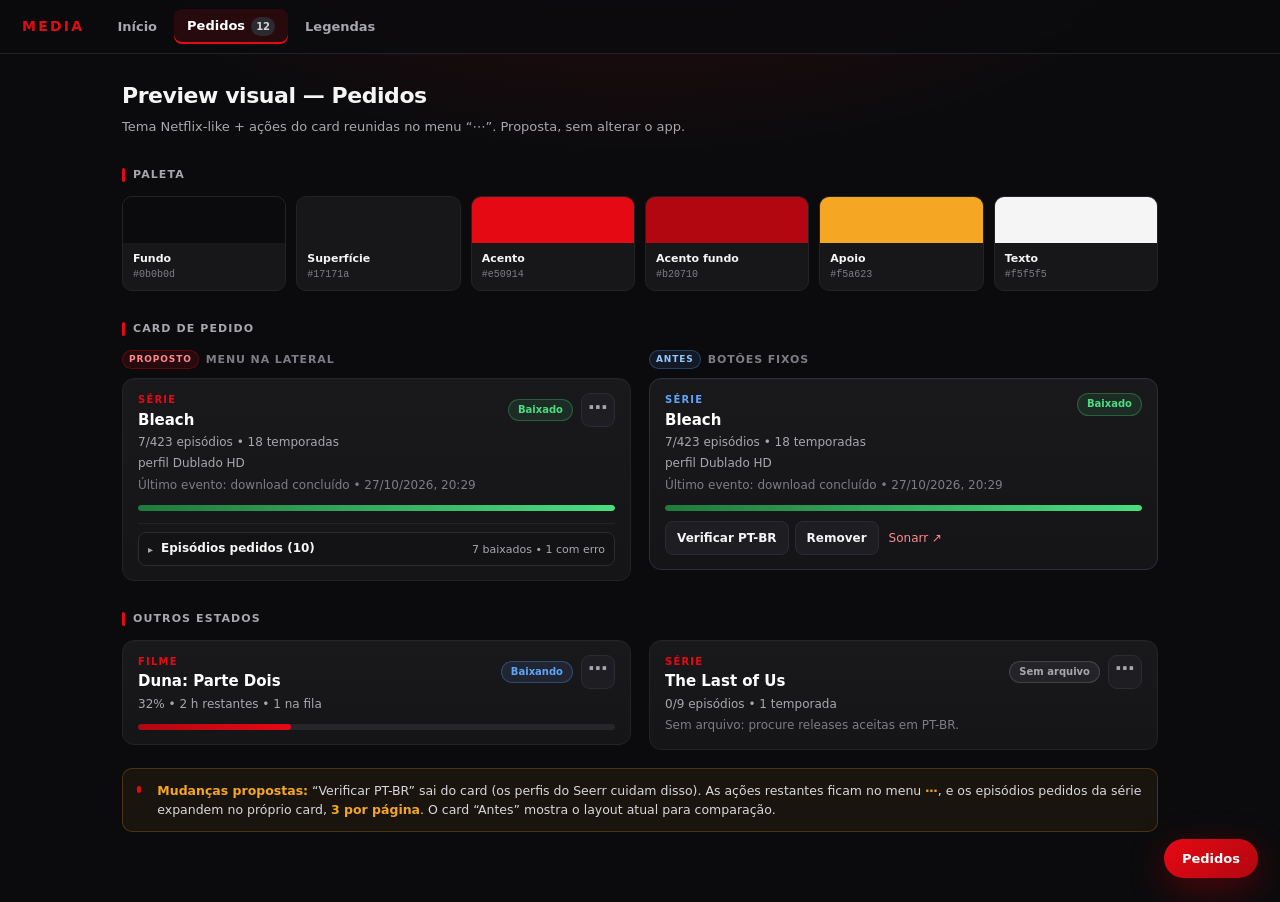
<file: integrations/homepage/preview.html>
<!doctype html>
<html lang="pt-BR">
<head>
<meta charset="utf-8">
<meta name="viewport" content="width=device-width, initial-scale=1">
<title>Preview — Pedidos (Netflix-like)</title>
<style>
  :root{
    --bg:#0b0b0d;
    --bg-soft:#111113;
    --surface:#17171a;
    --surface-2:#1e1e22;
    --border:#2b2b31;
    --border-soft:#232327;
    --text:#f5f5f5;
    --text-dim:#a7a7ae;
    --text-mute:#7d7d85;
    --accent:#e50914;
    --accent-hover:#f6121d;
    --accent-deep:#b20710;
    --accent-soft:rgba(229,9,20,.13);
    --amber:#f5a623;
    --green:#4ade80;
    --blue:#60a5fa;
    --purple:#c084fc;
    --red:#f87171;
    --yellow:#fbbf24;
    --radius:12px;
    --font:system-ui,-apple-system,BlinkMacSystemFont,"Segoe UI",Roboto,sans-serif;
  }
  *{box-sizing:border-box}
  html,body{margin:0}
  body{
    min-height:100vh;
    color:var(--text);
    font:13px/1.45 var(--font);
    background:
      radial-gradient(900px 420px at 50% -12%,rgba(229,9,20,.16),transparent 62%),
      var(--bg);
  }
  .topnav{
    position:sticky;top:0;z-index:10;display:flex;align-items:center;gap:4px;
    height:54px;padding:0 22px;border-bottom:1px solid var(--border-soft);
    background:rgba(11,11,13,.86);backdrop-filter:blur(10px);
  }
  .logo{font-size:14px;font-weight:800;letter-spacing:.16em;color:var(--accent);margin-right:16px}
  .nav-tab{
    padding:8px 13px;border:0;border-radius:8px;background:transparent;color:var(--text-dim);
    font:600 13px var(--font);cursor:pointer;text-decoration:none;white-space:nowrap;
  }
  .nav-tab:hover{color:#fff;background:#1b1b1f}
  .nav-tab.active{color:#fff;background:var(--accent-soft);box-shadow:inset 0 -2px 0 var(--accent)}
  .nav-count{
    display:inline-flex;align-items:center;justify-content:center;min-width:19px;height:19px;
    margin-left:6px;padding:0 5px;border-radius:999px;background:#2a2a30;color:#d4d4d8;font-size:10px;
  }
  .page{max-width:1080px;margin:0 auto;padding:26px 22px 70px}
  .page-head h1{margin:0;font-size:22px;letter-spacing:-.02em}
  .page-head p{margin:6px 0 0;color:var(--text-dim);font-size:13px}
  .section-title{
    display:flex;align-items:center;gap:8px;margin:30px 0 13px;
    color:var(--text-dim);font-size:11px;font-weight:700;letter-spacing:.1em;text-transform:uppercase;
  }
  .section-title::before{content:'';width:3px;height:14px;border-radius:2px;background:var(--accent)}
  .swatches{display:grid;grid-template-columns:repeat(auto-fit,minmax(128px,1fr));gap:10px}
  .swatch{border:1px solid var(--border-soft);border-radius:10px;background:var(--surface);overflow:hidden}
  .swatch-color{height:46px}
  .swatch-body{padding:8px 10px}
  .swatch-name{font-size:11px;font-weight:600;color:var(--text)}
  .swatch-hex{font-size:10px;color:var(--text-mute);font-family:ui-monospace,Consolas,monospace;margin-top:1px}
  .grid{display:grid;grid-template-columns:minmax(0,1fr) minmax(0,1fr);gap:18px;align-items:start}
  .col-label{display:flex;align-items:center;gap:7px;margin-bottom:9px;font-size:11px;font-weight:700;letter-spacing:.08em;text-transform:uppercase;color:var(--text-mute)}
  .tag-new{font-size:9px;padding:2px 6px;border-radius:999px;background:var(--accent-soft);color:#ff8a90;border:1px solid rgba(229,9,20,.3)}
  .tag-old{font-size:9px;padding:2px 6px;border-radius:999px;background:rgba(96,165,250,.1);color:#93c5fd;border:1px solid rgba(96,165,250,.28)}

  .card{
    position:relative;border:1px solid var(--border-soft);border-radius:var(--radius);
    background:linear-gradient(180deg,#19191c,#151517);padding:14px 15px;
    box-shadow:inset 0 1px 0 rgba(255,255,255,.025);
    transition:border-color .15s,transform .15s;
  }
  .card:hover{border-color:#3a3a40}
  .card-head{display:flex;align-items:flex-start;justify-content:space-between;gap:12px}
  .card-title-wrap{min-width:0}
  .kind{display:block;margin-bottom:3px;color:var(--accent);font-size:10px;font-weight:700;letter-spacing:.12em;text-transform:uppercase}
  .card-title{margin:0;color:#fff;font-size:15px;font-weight:650;line-height:1.3;overflow-wrap:anywhere}
  .head-right{position:relative;display:flex;align-items:center;gap:8px;flex:0 0 auto}
  .status{border-radius:999px;padding:3px 9px;border:1px solid transparent;white-space:nowrap;font-size:10px;font-weight:700}
  .status--downloaded{color:var(--green);background:rgba(74,222,128,.1);border-color:rgba(74,222,128,.28)}
  .status--downloading{color:var(--blue);background:rgba(96,165,250,.1);border-color:rgba(96,165,250,.28)}
  .status--missing{color:var(--text-dim);background:rgba(167,167,174,.09);border-color:rgba(167,167,174,.24)}
  .status--error{color:var(--red);background:rgba(248,113,113,.1);border-color:rgba(248,113,113,.28)}
  .kebab{
    width:34px;height:34px;padding:0 0 7px;display:grid;place-items:center;cursor:pointer;
    border:1px solid var(--border);border-radius:9px;background:var(--surface-2);
    color:var(--text-dim);font:700 20px/1 var(--font);
  }
  .kebab:hover,.kebab[aria-expanded="true"]{background:#2a2a31;color:#fff;border-color:#3d3d45}
  .kebab:focus-visible{outline:2px solid var(--accent);outline-offset:2px}
  .meta{margin-top:4px;color:var(--text-dim);font-size:12px;overflow-wrap:anywhere}
  .meta--event{color:var(--text-mute)}
  .bar{height:6px;margin-top:11px;border-radius:999px;background:#26262b;overflow:hidden}
  .bar>span{display:block;height:100%;width:0;border-radius:inherit;background:linear-gradient(90deg,var(--accent-deep),var(--accent));transition:width .45s ease}
  .bar.is-done>span{background:linear-gradient(90deg,#1f7a3d,var(--green))}

  .menu{
    position:absolute;top:calc(100% + 8px);right:0;z-index:30;width:274px;padding:6px;
    border:1px solid #35353c;border-radius:11px;background:#1c1c21;
    box-shadow:0 20px 55px rgba(0,0,0,.7);
  }
  .menu[hidden]{display:none!important}
  .menu-item{
    display:flex;align-items:flex-start;gap:10px;width:100%;padding:10px;border:0;border-radius:8px;
    background:transparent;color:var(--text);font:inherit;text-align:left;cursor:pointer;
    text-decoration:none;
  }
  .menu-item+.menu-item{margin-top:1px}
  .menu-item:hover,.menu-item:focus-visible{background:#27272e;outline:none;text-decoration:none}
  .menu-item svg{flex:0 0 auto;width:16px;height:16px;margin-top:1px;color:var(--text-dim)}
  .menu-item .label{display:block;font-size:13px;font-weight:600;line-height:1.3}
  .menu-item .hint{display:block;margin-top:1px;color:var(--text-mute);font-size:11px;font-weight:400;line-height:1.35}
  .menu-item--danger .label{color:#f7a6a6}
  .menu-item--danger svg{color:var(--red)}
  .menu-sep{height:1px;margin:5px 4px;background:var(--border-soft)}

  .result{
    display:flex;align-items:center;justify-content:space-between;gap:10px;flex-wrap:wrap;
    margin-top:11px;padding:10px 12px;border:1px solid var(--border-soft);border-radius:9px;
    background:var(--bg-soft);color:var(--text-dim);font-size:12px;
  }
  .result[hidden]{display:none!important}
  .result strong{color:var(--green);font-weight:700}
  .result.is-warn strong{color:var(--amber)}
  .ep-panel{margin-top:12px;padding-top:8px;border-top:1px solid var(--border-soft)}
  .ep-toggle{display:flex;align-items:center;justify-content:space-between;gap:8px;width:100%;padding:8px 9px;border:1px solid var(--border);border-radius:8px;background:#131316;color:var(--text);font:600 12px/1.3 var(--font);text-align:left;cursor:pointer}
  .ep-toggle:hover{background:#18181c}
  .ep-toggle::before{content:'▸';color:var(--text-dim);font-size:10px;flex:0 0 auto}
  .ep-toggle[aria-expanded="true"]::before{content:'▾'}
  .ep-toggle .ep-label{flex:1 1 auto;text-align:left}
  .ep-toggle .ep-meta{flex:0 0 auto;color:var(--text-dim);font:400 11px var(--font)}
  .ep-body{margin-top:6px}
  .ep-body[hidden]{display:none!important}
  .ep-row{display:flex;align-items:flex-start;justify-content:space-between;gap:10px;padding:8px 0;border-top:1px solid #202024}
  .ep-main{min-width:0;flex:1 1 auto}
  .ep-title{color:#e5e7eb;font:600 12px/1.35 var(--font);overflow-wrap:anywhere}
  .ep-sub{color:var(--text-dim);font-size:12px;margin-top:2px;overflow-wrap:anywhere}
  .ep-side{display:flex;align-items:center;gap:6px;flex-wrap:wrap;justify-content:flex-end}
  .ep-pager{display:flex;align-items:center;justify-content:center;gap:4px;margin-top:6px}
  .ep-page{appearance:none;cursor:pointer;border:1px solid var(--border);background:var(--surface);color:var(--text-dim);border-radius:8px;min-width:34px;min-height:34px;padding:6px 10px;font:12px var(--font)}
  .ep-page:hover{background:#202024}
  .ep-page:disabled{opacity:.45;cursor:default}
  .ep-page-info{color:var(--text-dim);font:12px var(--font);margin:0 6px}
  .btn{
    appearance:none;cursor:pointer;border:1px solid var(--border);border-radius:8px;
    background:var(--surface-2);color:var(--text);padding:7px 11px;min-height:34px;
    font:600 12px var(--font);line-height:1.2;
  }
  .btn:hover{background:#2a2a31}
  .btn-primary{background:var(--accent);border-color:var(--accent);color:#fff}
  .btn-primary:hover{background:var(--accent-hover)}
  .btn:focus-visible{outline:2px solid var(--accent);outline-offset:2px}
  .actions{display:flex;flex-wrap:wrap;gap:6px;margin-top:10px}
  .ext-link{
    display:inline-flex;align-items:center;gap:4px;padding:6px 4px;color:#ff8a90;text-decoration:none;
    font-size:12px;border-radius:6px;
  }
  .ext-link:hover{text-decoration:underline;color:#ffb3b8}

  .card--current{border-color:#2a2f3a}
  .card--current .kind{color:var(--blue)}
  .card--current .kebab{display:none}
  .note{
    display:flex;gap:10px;margin-top:18px;padding:12px 14px;border-radius:10px;
    border:1px solid rgba(245,166,35,.22);background:rgba(245,166,35,.06);
    color:#d8d8dc;font-size:12.5px;line-height:1.55;
  }
  .note b{color:var(--amber)}
  .dot{display:inline-block;width:7px;height:7px;border-radius:999px;background:var(--accent);margin-right:6px;vertical-align:1px}
  .fab{
    position:fixed;right:22px;bottom:22px;display:inline-flex;align-items:center;gap:8px;
    padding:12px 18px;border:0;border-radius:999px;cursor:pointer;color:#fff;font:600 13px var(--font);
    background:linear-gradient(135deg,var(--accent),var(--accent-deep));
    box-shadow:0 10px 34px rgba(229,9,20,.34),0 8px 30px rgba(0,0,0,.5);
  }
  .fab:hover{filter:brightness(1.08)}
  .toast{
    position:fixed;left:50%;bottom:24px;transform:translate(-50%,20px);opacity:0;pointer-events:none;
    padding:10px 16px;border-radius:9px;border:1px solid #35353c;background:#1c1c21;
    color:#fff;font-size:12px;box-shadow:0 14px 40px rgba(0,0,0,.6);transition:.22s ease;z-index:50;
  }
  .toast.show{opacity:1;transform:translate(-50%,0)}
  @media(max-width:760px){
    .grid{grid-template-columns:1fr}
    .page{padding:20px 14px 90px}
    .topnav{padding:0 10px}
    .menu{width:min(274px,calc(100vw - 44px))}
    .fab{right:14px;bottom:14px}
  }
</style>
</head>
<body>
  <nav class="topnav" aria-label="Prévia da navegação">
    <span class="logo">MEDIA</span>
    <a class="nav-tab" href="#">Início</a>
    <a class="nav-tab active" href="#" aria-current="page">Pedidos<span class="nav-count">12</span></a>
    <a class="nav-tab" href="#">Legendas</a>
  </nav>

  <main class="page">
    <header class="page-head">
      <h1>Preview visual — Pedidos</h1>
      <p>Tema Netflix-like + ações do card reunidas no menu “⋯”. Proposta, sem alterar o app.</p>
    </header>

    <div class="section-title">Paleta</div>
    <div class="swatches">
      <div class="swatch"><div class="swatch-color" style="background:#0b0b0d"></div><div class="swatch-body"><div class="swatch-name">Fundo</div><div class="swatch-hex">#0b0b0d</div></div></div>
      <div class="swatch"><div class="swatch-color" style="background:#17171a"></div><div class="swatch-body"><div class="swatch-name">Superfície</div><div class="swatch-hex">#17171a</div></div></div>
      <div class="swatch"><div class="swatch-color" style="background:#e50914"></div><div class="swatch-body"><div class="swatch-name">Acento</div><div class="swatch-hex">#e50914</div></div></div>
      <div class="swatch"><div class="swatch-color" style="background:#b20710"></div><div class="swatch-body"><div class="swatch-name">Acento fundo</div><div class="swatch-hex">#b20710</div></div></div>
      <div class="swatch"><div class="swatch-color" style="background:#f5a623"></div><div class="swatch-body"><div class="swatch-name">Apoio</div><div class="swatch-hex">#f5a623</div></div></div>
      <div class="swatch"><div class="swatch-color" style="background:#f5f5f5"></div><div class="swatch-body"><div class="swatch-name">Texto</div><div class="swatch-hex">#f5f5f5</div></div></div>
    </div>

    <div class="section-title">Card de pedido</div>
    <div class="grid">
      <section>
        <div class="col-label"><span class="tag-new">Proposto</span> menu na lateral</div>

        <article class="card" id="card">
          <div class="card-head">
            <div class="card-title-wrap">
              <span class="kind">Série</span>
              <h3 class="card-title">Bleach</h3>
            </div>
            <div class="head-right">
              <span class="status status--downloaded">Baixado</span>
              <button class="kebab" id="kebab" type="button" aria-label="Mais ações" aria-haspopup="menu" aria-expanded="false">⋯</button>
              <div class="menu" id="menu" role="menu" hidden>
                <a class="menu-item" href="#" role="menuitem" onclick="return false;">
                  <svg viewBox="0 0 24 24" fill="none" stroke="currentColor" stroke-width="1.8" stroke-linecap="round" stroke-linejoin="round"><path d="M14 4h6v6"/><path d="M20 4l-9 9"/><path d="M19 14v5a1 1 0 0 1-1 1H5a1 1 0 0 1-1-1V6a1 1 0 0 1 1-1h5"/></svg>
                  <span><span class="label">Abrir no Sonarr</span><span class="hint">Somente em LAN</span></span>
                </a>
                <div class="menu-sep" role="separator"></div>
                <button class="menu-item menu-item--danger" id="archive" type="button" role="menuitem">
                  <svg viewBox="0 0 24 24" fill="none" stroke="currentColor" stroke-width="1.8" stroke-linecap="round" stroke-linejoin="round"><path d="M3 6h18"/><path d="M8 6V4h8v2"/><path d="M6 6l1 15h10l1-15"/><path d="M10 11v6M14 11v6"/></svg>
                  <span><span class="label">Arquivar</span><span class="hint">Remove da lista, mantém no histórico</span></span>
                </button>
              </div>
            </div>
          </div>

          <div class="meta">7/423 episódios • 18 temporadas</div>
          <div class="meta">perfil Dublado HD</div>
          <div class="meta meta--event">Último evento: download concluído • 27/10/2026, 20:29</div>
          <div class="bar is-done" role="progressbar" aria-label="Progresso do download" aria-valuemin="0" aria-valuemax="100" aria-valuenow="100"><span style="width:100%"></span></div>

          <div class="ep-panel">
            <button class="ep-toggle" id="ep-toggle" type="button" aria-expanded="false"><span class="ep-label">Episódios pedidos (10)</span><span class="ep-meta">7 baixados • 1 com erro</span></button>
            <div class="ep-body" id="ep-body" hidden>
              <div class="ep-row">
                <div class="ep-main"><div class="ep-title">S01E01 • #1 • O dia em que me tornei Shinigami</div><div class="ep-sub">pedido em 20/10/2026, 10:00</div></div>
                <div class="ep-side"><span class="status status--downloaded">Baixado</span><button class="btn" type="button">Remover</button></div>
              </div>
              <div class="ep-row">
                <div class="ep-main"><div class="ep-title">S01E02 • #2 • O Shinigami da caverna</div><div class="ep-sub">pedido em 20/10/2026, 10:01</div></div>
                <div class="ep-side"><span class="status status--downloaded">Baixado</span><button class="btn" type="button">Remover</button></div>
              </div>
              <div class="ep-row">
                <div class="ep-main"><div class="ep-title">S01E03 • #3 • Irmão mais velho</div><div class="ep-sub">pedido em 20/10/2026, 10:02</div></div>
                <div class="ep-side"><span class="status status--downloaded">Baixado</span><button class="btn" type="button">Remover</button></div>
              </div>
              <div class="ep-pager">
                <button class="ep-page" type="button" disabled aria-label="Episódios anteriores">‹</button>
                <span class="ep-page-info">1–3 de 10</span>
                <button class="ep-page" type="button" aria-label="Próximos episódios">›</button>
              </div>
            </div>
          </div>
        </article>
      </section>

      <section>
        <div class="col-label"><span class="tag-old">Antes</span> botões fixos</div>
        <article class="card card--current">
          <div class="card-head">
            <div class="card-title-wrap">
              <span class="kind">Série</span>
              <h3 class="card-title">Bleach</h3>
            </div>
            <span class="status status--downloaded">Baixado</span>
          </div>
          <div class="meta">7/423 episódios • 18 temporadas</div>
          <div class="meta">perfil Dublado HD</div>
          <div class="meta meta--event">Último evento: download concluído • 27/10/2026, 20:29</div>
          <div class="bar is-done"><span style="width:100%"></span></div>
          <div class="actions">
            <button class="btn" type="button">Verificar PT-BR</button>
            <button class="btn" type="button">Remover</button>
            <a class="ext-link" href="#" onclick="return false;">Sonarr ↗</a>
          </div>
        </article>
      </section>
    </div>

    <div class="section-title">Outros estados</div>
    <div class="grid">
      <article class="card">
        <div class="card-head">
          <div class="card-title-wrap"><span class="kind">Filme</span><h3 class="card-title">Duna: Parte Dois</h3></div>
          <div class="head-right"><span class="status status--downloading">Baixando</span><button class="kebab" type="button" aria-label="Mais ações">⋯</button></div>
        </div>
        <div class="meta">32% • 2 h restantes • 1 na fila</div>
        <div class="bar" role="progressbar" aria-valuemin="0" aria-valuemax="100" aria-valuenow="32"><span style="width:32%"></span></div>
      </article>
      <article class="card">
        <div class="card-head">
          <div class="card-title-wrap"><span class="kind">Série</span><h3 class="card-title">The Last of Us</h3></div>
          <div class="head-right"><span class="status status--missing">Sem arquivo</span><button class="kebab" type="button" aria-label="Mais ações">⋯</button></div>
        </div>
        <div class="meta">0/9 episódios • 1 temporada</div>
        <div class="meta meta--event">Sem arquivo: procure releases aceitas em PT-BR.</div>
      </article>
    </div>

    <div class="note">
      <span class="dot" style="margin-top:5px"></span>
      <div>
        <b>Mudanças propostas:</b> “Verificar PT-BR” sai do card (os perfis do Seerr cuidam disso).
        As ações restantes ficam no menu <b>⋯</b>, e os episódios pedidos da série expandem no próprio card,
        <b>3 por página</b>. O card “Antes” mostra o layout atual para comparação.
      </div>
    </div>
  </main>

  <button class="fab" type="button" onclick="toast('O FAB continua abrindo o painel de Pedidos')">Pedidos</button>
  <div class="toast" id="toast" role="status" aria-live="polite"></div>

<script>
  const card = document.getElementById('card');
  const kebab = document.getElementById('kebab');
  const menu = document.getElementById('menu');
  const archive = document.getElementById('archive');
  const toastEl = document.getElementById('toast');
  const epToggle = document.getElementById('ep-toggle');
  const epBody = document.getElementById('ep-body');
  let timer;

  function openMenu(open) {
    menu.hidden = !open;
    kebab.setAttribute('aria-expanded', String(open));
  }
  function toast(msg) {
    clearTimeout(timer);
    toastEl.textContent = msg;
    toastEl.classList.add('show');
    timer = setTimeout(() => toastEl.classList.remove('show'), 2400);
  }

  kebab.addEventListener('click', (e) => {
    e.stopPropagation();
    openMenu(menu.hidden);
  });
  document.addEventListener('click', (e) => {
    if (!menu.hidden && !menu.contains(e.target)) openMenu(false);
  });
  document.addEventListener('keydown', (e) => {
    if (e.key === 'Escape') { openMenu(false); kebab.focus(); }
  });

  epToggle.addEventListener('click', () => {
    const open = epToggle.getAttribute('aria-expanded') !== 'true';
    epToggle.setAttribute('aria-expanded', String(open));
    epBody.hidden = !open;
  });

  archive.addEventListener('click', () => {
    openMenu(false);
    toast('“Bleach” removido da lista — o histórico foi mantido');
    card.style.opacity = '.55';
    setTimeout(() => { card.style.opacity = ''; }, 1200);
  });

  const params = new URLSearchParams((location.search || location.hash).slice(1));
  if (params.has('open')) openMenu(true);
</script>
</body>
</html>
</file>
